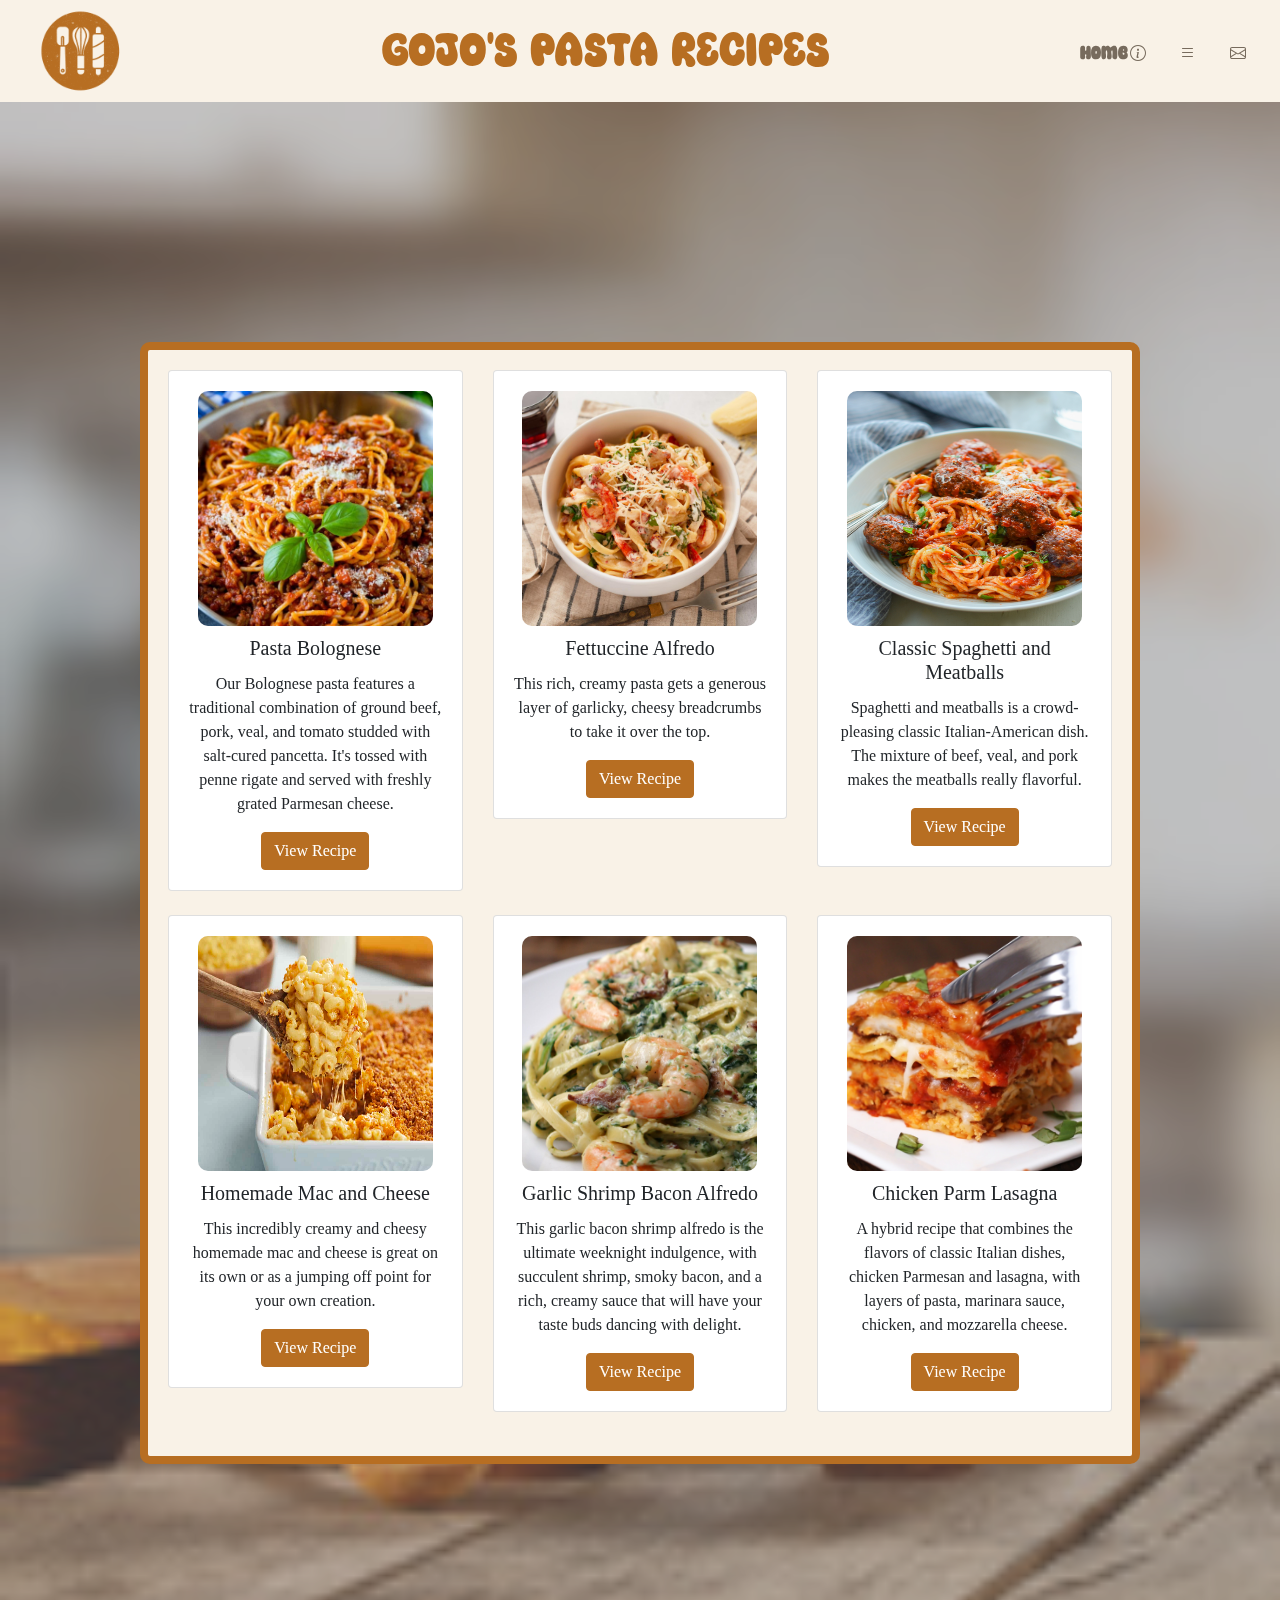
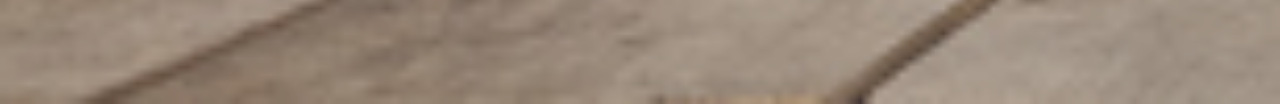
<file: pasta.html>
<!DOCTYPE html>
<html lang="en">
<head>
    <meta charset="UTF-8">
    <meta name="viewport" content="width=device-width, initial-scale=1.0">
    <title>Gojo's Pasta Recipes</title>
    <link rel="stylesheet" href="https://stackpath.bootstrapcdn.com/bootstrap/4.5.2/css/bootstrap.min.css">
    <link href="https://cdn.jsdelivr.net/npm/bootstrap-icons@1.8.1/font/bootstrap-icons.css" rel="stylesheet">
    <link rel="stylesheet" href="Assets/CSS/style.css">
  
</head>
<body background="Assets/Images/bg_kitchen.jpg">


    <header>
        <div class="container-fluid">
            <div class="row align-items-center">
                <div class="col-auto">
                    <img src="Assets/Images/gojo_logo.png" alt="Restaurant Logo" class="col-auto">
                </div>
                <div class="col">
                    <h1>GOJO'S PASTA RECIPES</h1>
                </div>
                <div class="col-auto ml-auto">
                    <nav>
                        <ul class="nav">
                            <li class="nav-item">
                                <a class="nav-link" href="index.html">Home</a>
                            </li>
                            <li class="nav-item">
                                <a class="nav-link" href="#about"><i class="bi bi-info-circle"></i></a>
                            </li>
                            <li class="nav-item">
                                <a class="nav-link" href="#menu"><i class="bi bi-list"></i></a>
                            </li>
                            <li class="nav-item">
                                <a class="nav-link" href="#contact"><i class="bi bi-envelope"></i></a>
                            </li>
                        </ul>
                    </nav>
                </div>
            </div>
        </div>
    </header>


    <section id="menu">
        <div class="container4">
            <div class="row">
                <div class="col-md-4 mb-4">
                    <div class="card">
                        <div class="card-body">
                            <img src="Assets/Images/pasta_bolognese.jpg" alt="Pasta Bolognese" class="menu-image">
                            <h5 class="card-title">Pasta Bolognese</h5>
                            <p class="card-text">Our Bolognese pasta features a traditional combination of ground beef, pork, veal, and tomato studded with salt-cured pancetta. It's tossed with penne rigate and served with freshly grated Parmesan cheese.</p>
                            <a href="#" class="btn btn-primary recipe-link" data-recipe="pasta_bolognese">View Recipe</a>
                        </div>
                    </div>
                </div>
            


                <div class="col-md-4 mb-4">
                    <div class="card">
                        <div class="card-body">
                            <img src="Assets/Images/fettuccine_alfredo.jpeg" alt="Fettuccine Alfredo" class="menu-image">
                            <h5 class="card-title">Fettuccine Alfredo</h5>
                            <p class="card-text">This rich, creamy pasta gets a generous layer of garlicky, cheesy breadcrumbs to take it over the top.</p>
                            <a href="#" class="btn btn-primary recipe-link" data-recipe="fettuccine_alfredo">View Recipe</a>
                        </div>
                    </div>
                </div>
            
                <div class="col-md-4 mb-4">
                    <div class="card">
                        <div class="card-body">
                            <img src="Assets/Images/classic_meatspag.jpg" alt="Classic Spaghetti and Meatballs" class="menu-image">
                            <h5 class="card-title">Classic Spaghetti and Meatballs</h5>
                            <p class="card-text">Spaghetti and meatballs is a crowd-pleasing classic Italian-American dish. The mixture of beef, veal, and pork makes the meatballs really flavorful.</p>
                            <a href="#" class="btn btn-primary recipe-link" data-recipe="classic">View Recipe</a>
                        </div>
                    </div>
                </div>
            

                <div class="col-md-4 mb-4">
                    <div class="card">
                        <div class="card-body">
                            <img src="Assets/Images/mac_and_cheese.jpg" alt="Homemade Mac and Cheese" class="menu-image">
                            <h5 class="card-title">Homemade Mac and Cheese</h5>
                            <p class="card-text">This incredibly creamy and cheesy homemade mac and cheese is great on its own or as a jumping off point for your own creation.</p>
                            <a href="#" class="btn btn-primary recipe-link" data-recipe="mac_cheese">View Recipe</a>
                        </div>
                    </div>
                </div>
            
                <div class="col-md-4 mb-4">
                    <div class="card">
                        <div class="card-body">
                            <img src="Assets/Images/shrimp_eme.jpg" alt="Garlic Shrimp Bacon Alfredo" class="menu-image">
                            <h5 class="card-title">Garlic Shrimp Bacon Alfredo</h5>
                            <p class="card-text">This garlic bacon shrimp alfredo is the ultimate weeknight indulgence, with succulent shrimp, smoky bacon, and a rich, creamy sauce that will have your taste buds dancing with delight.</p>
                            <a href="#" class="btn btn-primary recipe-link" data-recipe="bacon_alfredo">View Recipe</a>
                        </div>
                    </div>
                </div>
            
                <div class="col-md-4 mb-4">
                    <div class="card">
                        <div class="card-body">
                            <img src="Assets/Images/chicken_lasagna.jpg" alt="Chicken Parm Lasagna" class="menu-image">
                            <h5 class="card-title">Chicken Parm Lasagna</h5>
                            <p class="card-text">A hybrid recipe that combines the flavors of classic Italian dishes, chicken Parmesan and lasagna, with layers of pasta, marinara sauce, chicken, and mozzarella cheese.</p>
                            <a href="#" class="btn btn-primary recipe-link" data-recipe="parm_lasagna">View Recipe</a>
                        </div>
                    </div>
                </div>
            </div>
        </div>
    </section>


    <div class="recipe-info" id="recipe-info" style="display: none;">
        <div class="container">
            <div class="row">
                <div class="col-md-12 mb-4">
                    <div class="card">
                        <div class="card-body">
                            <div id="recipe-details">
                        
                            </div>
                            <button class="btn btn-secondary back-btn">Back to Menu</button>
                        </div>
                    </div>
                </div>
            </div>
        </div>
    </div>


    <script src="https://stackpath.bootstrapcdn.com/bootstrap/4.5.2/js/bootstrap.min.js"></script>
    <script src="Assets/JS/script.js"></script>
   
</body>
</html>
</file>
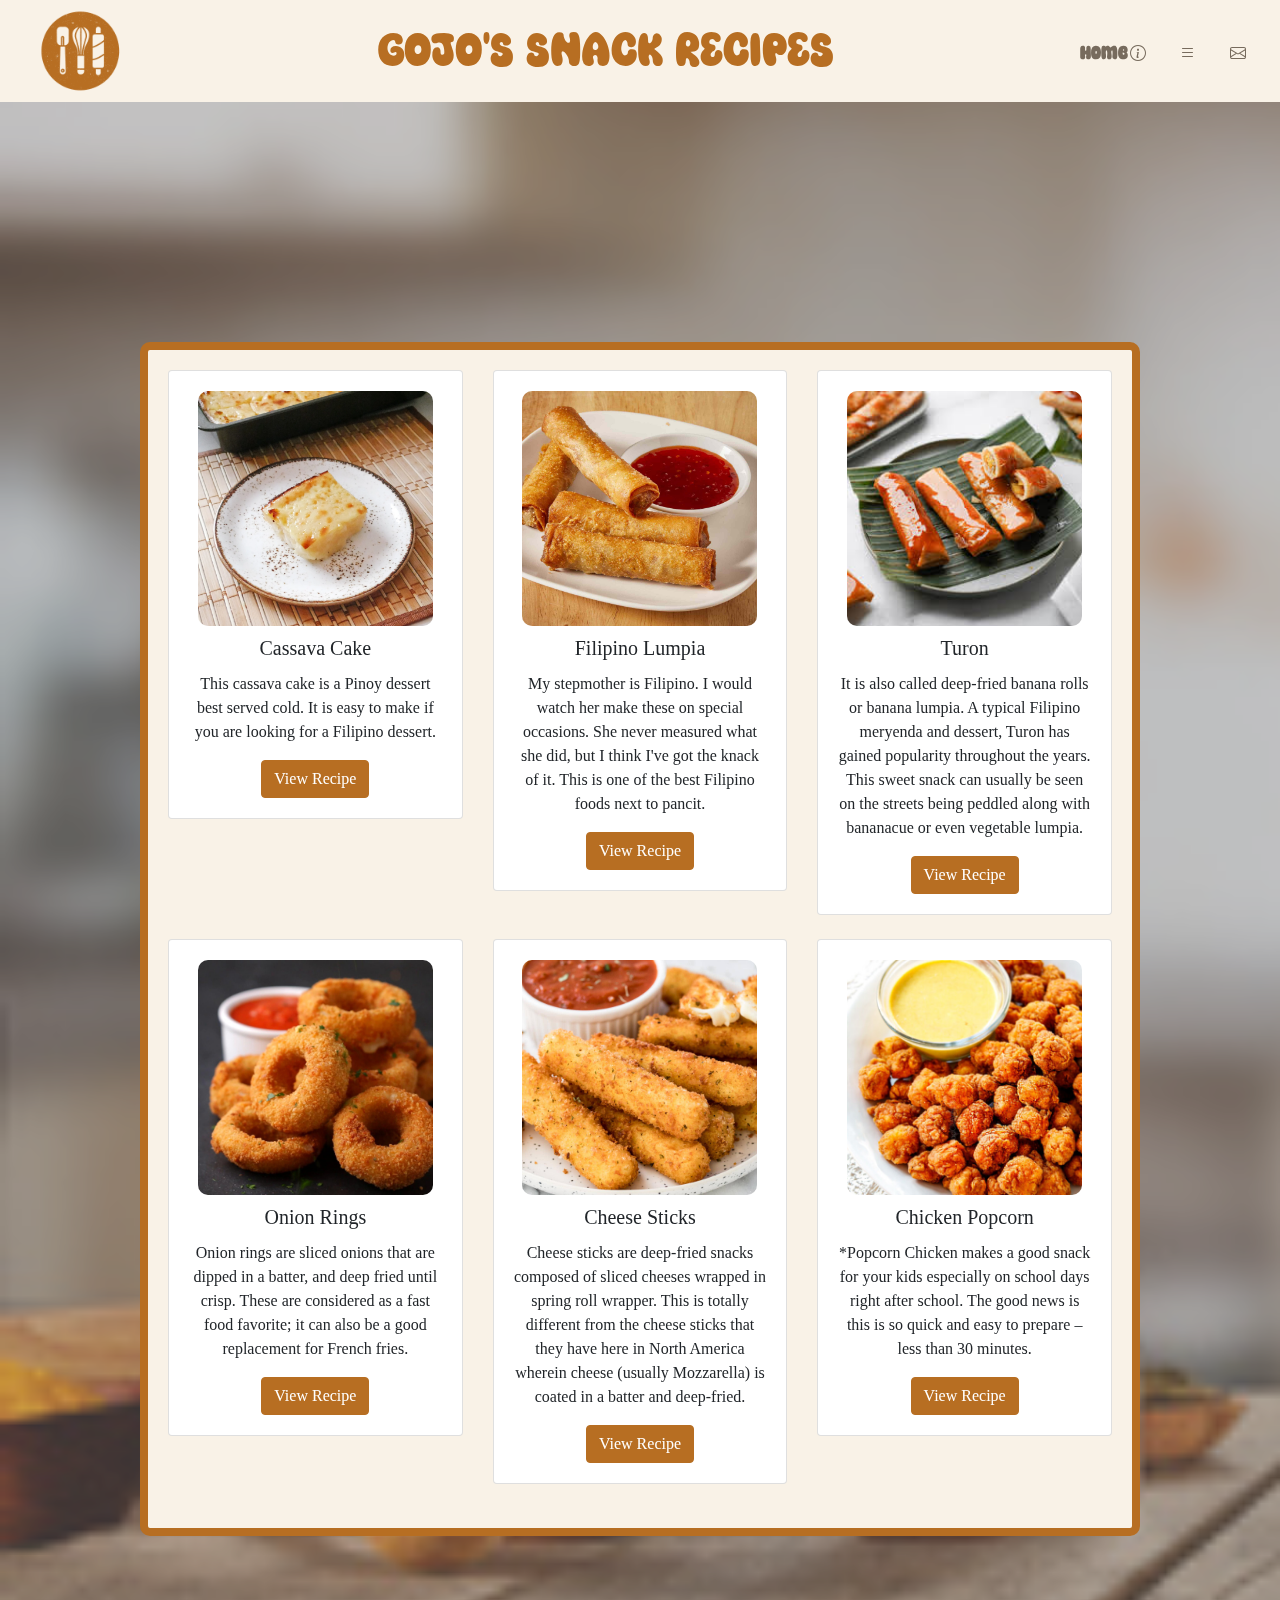
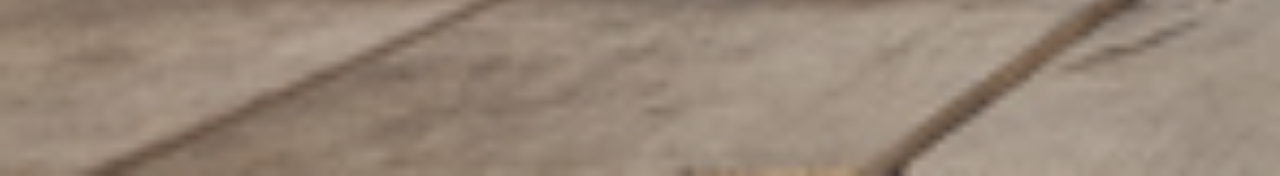
<file: snacks.html>
<!DOCTYPE html>
<html lang="en">
<head>
    <meta charset="UTF-8">
    <meta name="viewport" content="width=device-width, initial-scale=1.0">
    <title>Gojo's Snacks Recipes</title>
    <link rel="stylesheet" href="https://stackpath.bootstrapcdn.com/bootstrap/4.5.2/css/bootstrap.min.css">
    <link href="https://cdn.jsdelivr.net/npm/bootstrap-icons@1.8.1/font/bootstrap-icons.css" rel="stylesheet">
    <link rel="stylesheet" href="Assets/CSS/style.css">
  
</head>
<body background="Assets/Images/bg_kitchen.jpg">


    <header>
        <div class="container-fluid">
            <div class="row align-items-center">
                <div class="col-auto">
                    <img src="Assets/Images/gojo_logo.png" alt="Restaurant Logo" class="col-auto">
                </div>
                <div class="col">
                    <h1>GOJO'S SNACK RECIPES</h1>
                </div>
                <div class="col-auto ml-auto">
                    <nav>
                        <ul class="nav">
                            <li class="nav-item">
                                <a class="nav-link" href="index.html">Home</a>
                            </li>
                            <li class="nav-item">
                                <a class="nav-link" href="#about"><i class="bi bi-info-circle"></i></a>
                            </li>
                            <li class="nav-item">
                                <a class="nav-link" href="#menu"><i class="bi bi-list"></i></a>
                            </li>
                            <li class="nav-item">
                                <a class="nav-link" href="#contact"><i class="bi bi-envelope"></i></a>
                            </li>
                        </ul>
                    </nav>
                </div>
            </div>
        </div>
    </header>


    <section id="menu">
        <div class="container4">
            <div class="row">
                <div class="col-md-4 mb-4">
                    <div class="card">
                        <div class="card-body">
                            <img src="Assets/Images/cassava_cake.webp" alt="Cassava Cake" class="menu-image">
                            <h5 class="card-title">Cassava Cake</h5>
                            <p class="card-text">This cassava cake is a Pinoy dessert best served cold. It is easy to make if you are looking for a Filipino dessert.</p>
                            <a href="#" class="btn btn-primary recipe-link" data-recipe="cassava">View Recipe</a>
                        </div>
                    </div>
                </div>
            
                <div class="col-md-4 mb-4">
                    <div class="card">
                        <div class="card-body">
                            <img src="Assets/Images/lumpia.jpg" alt="Filipino Lumpia" class="menu-image">
                            <h5 class="card-title">Filipino Lumpia</h5>
                            <p class="card-text">My stepmother is Filipino. I would watch her make these on special occasions. She never measured what she did, but I think I've got the knack of it. This is one of the best Filipino foods next to pancit.</p>
                            <a href="#" class="btn btn-primary recipe-link" data-recipe="lumpia">View Recipe</a>
                        </div>
                    </div>
                </div>
            
                <div class="col-md-4 mb-4">
                    <div class="card">
                        <div class="card-body">
                            <img src="Assets/Images/turon.jpg" alt="Turon" class="menu-image">
                            <h5 class="card-title">Turon</h5>
                            <p class="card-text">It is also called deep-fried banana rolls or banana lumpia. A typical Filipino meryenda and dessert, Turon has gained popularity throughout the years. This sweet snack can usually be seen on the streets being peddled along with bananacue or even vegetable lumpia.</p>
                            <a href="#" class="btn btn-primary recipe-link" data-recipe="turon">View Recipe</a>
                        </div>
                    </div>
                </div>
            
                <div class="col-md-4 mb-4">
                    <div class="card">
                        <div class="card-body">
                            <img src="Assets/Images/onion_rings.jpg" alt="Onion Rings" class="menu-image">
                            <h5 class="card-title">Onion Rings</h5>
                            <p class="card-text">Onion rings are sliced onions that are dipped in a batter, and deep fried until crisp. These are considered as a fast food favorite; it can also be a good replacement for French fries.</p>
                            <a href="#" class="btn btn-primary recipe-link" data-recipe="onion_rings">View Recipe</a>
                        </div>
                    </div>
                </div>
            
                <div class="col-md-4 mb-4">
                    <div class="card">
                        <div class="card-body">
                            <img src="Assets/Images/cheese_sticks.jpg" alt="Cheese Sticks" class="menu-image">
                            <h5 class="card-title">Cheese Sticks</h5>
                            <p class="card-text">Cheese sticks are deep-fried snacks composed of sliced cheeses wrapped in spring roll wrapper. This is totally different from the cheese sticks that they have here in North America wherein cheese (usually Mozzarella) is coated in a batter and deep-fried.</p>
                            <a href="#" class="btn btn-primary recipe-link" data-recipe="cheese_sticks">View Recipe</a>
                        </div>
                    </div>
                </div>
            
                <div class="col-md-4 mb-4">
                    <div class="card">
                        <div class="card-body">
                            <img src="Assets/Images/chicken_popcorn.jpg" alt="Chicken Popcorn" class="menu-image">
                            <h5 class="card-title">Chicken Popcorn</h5>
                            <p class="card-text">*Popcorn Chicken makes a good snack for your kids especially on school days right after school. The good news is this is so quick and easy to prepare – less than 30 minutes.</p>
                            <a href="#" class="btn btn-primary recipe-link" data-recipe="popcorn">View Recipe</a>
                        </div>
                    </div>
                </div>
            </div>
        </div>
    </section>


    <div class="recipe-info" id="recipe-info" style="display: none;">
        <div class="container">
            <div class="row">
                <div class="col-md-12 mb-4">
                    <div class="card">
                        <div class="card-body">
                            <div id="recipe-details">
                                
                            </div>
                            <button class="btn btn-secondary back-btn">Back to Menu</button>
                        </div>
                    </div>
                </div>
            </div>
        </div>
    </div>


    <script src="https://stackpath.bootstrapcdn.com/bootstrap/4.5.2/js/bootstrap.min.js"></script>
    <script src="Assets/JS/script.js"></script>
   
</body>
</html>
</file>
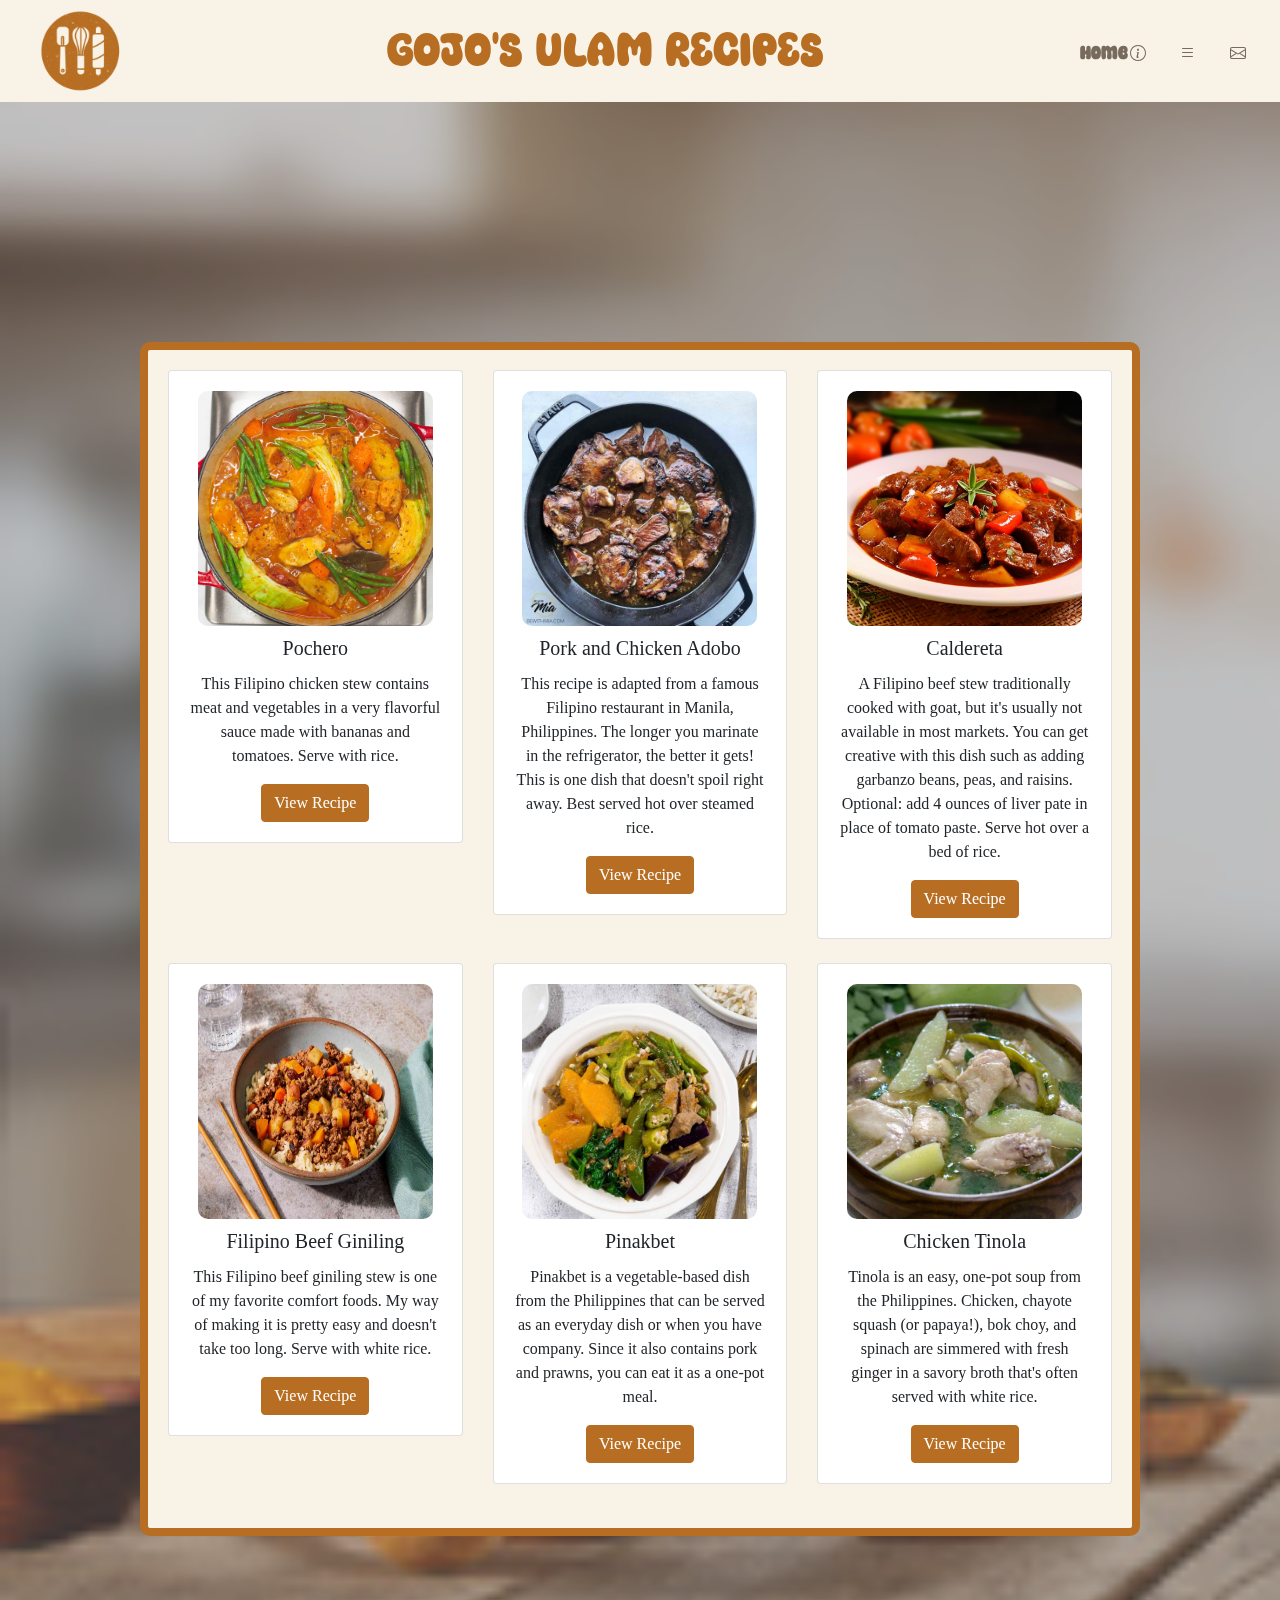
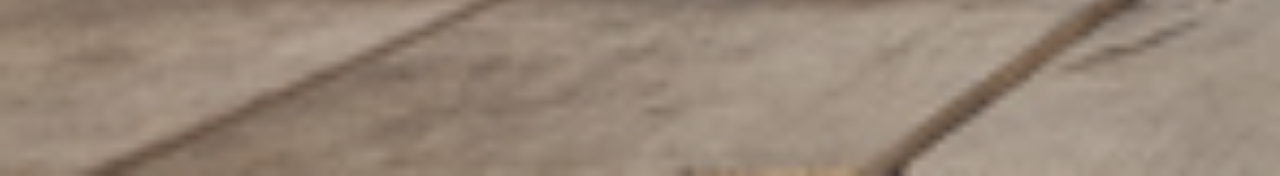
<file: ulam.html>
<!DOCTYPE html>
<html lang="en">
<head>
    <meta charset="UTF-8">
    <meta name="viewport" content="width=device-width, initial-scale=1.0">
    <title>Gojo's Ulam Recipes</title>
    <link rel="stylesheet" href="https://stackpath.bootstrapcdn.com/bootstrap/4.5.2/css/bootstrap.min.css">
    <link href="https://cdn.jsdelivr.net/npm/bootstrap-icons@1.8.1/font/bootstrap-icons.css" rel="stylesheet">
    <link rel="stylesheet" href="Assets/CSS/style.css">
  
</head>
<body background="Assets/Images/bg_kitchen.jpg">


    <header>
        <div class="container-fluid">
            <div class="row align-items-center">
                <div class="col-auto">
                    <img src="Assets/Images/gojo_logo.png" alt="Restaurant Logo" class="col-auto">
                </div>
                <div class="col">
                    <h1>GOJO'S ULAM RECIPES</h1>
                </div>
                <div class="col-auto ml-auto">
                    <nav>
                        <ul class="nav">
                            <li class="nav-item">
                                <a class="nav-link" href="index.html">Home</a>
                            </li>
                            <li class="nav-item">
                                <a class="nav-link" href="#about"><i class="bi bi-info-circle"></i></a>
                            </li>
                            <li class="nav-item">
                                <a class="nav-link" href="#menu"><i class="bi bi-list"></i></a>
                            </li>
                            <li class="nav-item">
                                <a class="nav-link" href="#contact"><i class="bi bi-envelope"></i></a>
                            </li>
                        </ul>
                    </nav>
                </div>
            </div>
        </div>
    </header>


    <section id="menu">
        <div class="container4">
            <div class="row">
                <div class="col-md-4 mb-4">
                    <div class="card">
                        <div class="card-body">
                            <img src="Assets/Images/pochero.jpg" alt="Pochero" class="menu-image">
                            <h5 class="card-title">Pochero</h5>
                            <p class="card-text">This Filipino chicken stew contains meat and vegetables in a very flavorful sauce made with bananas and tomatoes. Serve with rice.</p>
                            <a href="#" class="btn btn-primary recipe-link" data-recipe="pochero">View Recipe</a>
                        </div>
                    </div>
                </div>
            
                <div class="col-md-4 mb-4">
                    <div class="card">
                        <div class="card-body">
                            <img src="Assets/Images/adobo.jpg" alt="Pork and Chicken Adobo" class="menu-image">
                            <h5 class="card-title">Pork and Chicken Adobo</h5>
                            <p class="card-text">This recipe is adapted from a famous Filipino restaurant in Manila, Philippines. The longer you marinate in the refrigerator, the better it gets! This is one dish that doesn't spoil right away. Best served hot over steamed rice.</p>
                            <a href="#" class="btn btn-primary recipe-link" data-recipe="adobo">View Recipe</a>
                        </div>
                    </div>
                </div>
            
                <div class="col-md-4 mb-4">
                    <div class="card">
                        <div class="card-body">
                            <img src="Assets/Images/caldereta.jpeg" alt="Caldereta" class="menu-image">
                            <h5 class="card-title">Caldereta</h5>
                            <p class="card-text">A Filipino beef stew traditionally cooked with goat, but it's usually not available in most markets. You can get creative with this dish such as adding garbanzo beans, peas, and raisins. Optional: add 4 ounces of liver pate in place of tomato paste. Serve hot over a bed of rice.</p>
                            <a href="#" class="btn btn-primary recipe-link" data-recipe="caldereta">View Recipe</a>
                        </div>
                    </div>
                </div>
            
                <div class="col-md-4 mb-4">
                    <div class="card">
                        <div class="card-body">
                            <img src="Assets/Images/giniling.jpg" alt="Filipino Beef Giniling" class="menu-image">
                            <h5 class="card-title">Filipino Beef Giniling</h5>
                            <p class="card-text">This Filipino beef giniling stew is one of my favorite comfort foods. My way of making it is pretty easy and doesn't take too long. Serve with white rice.</p>
                            <a href="#" class="btn btn-primary recipe-link" data-recipe="giniling">View Recipe</a>
                        </div>
                    </div>
                </div>
            
                <div class="col-md-4 mb-4">
                    <div class="card">
                        <div class="card-body">
                            <img src="Assets/Images/pinakbet.jpg" alt="Pinakbet" class="menu-image">
                            <h5 class="card-title">Pinakbet</h5>
                            <p class="card-text">Pinakbet is a vegetable-based dish from the Philippines that can be served as an everyday dish or when you have company. Since it also contains pork and prawns, you can eat it as a one-pot meal.</p>
                            <a href="#" class="btn btn-primary recipe-link" data-recipe="pinakbet">View Recipe</a>
                        </div>
                    </div>
                </div>
            
                <div class="col-md-4 mb-4">
                    <div class="card">
                        <div class="card-body">
                            <img src="Assets/Images/tinola.jpg" alt="Chicken Tinola" class="menu-image">
                            <h5 class="card-title">Chicken Tinola</h5>
                            <p class="card-text">Tinola is an easy, one-pot soup from the Philippines. Chicken, chayote squash (or papaya!), bok choy, and spinach are simmered with fresh ginger in a savory broth that's often served with white rice.</p>
                            <a href="#" class="btn btn-primary recipe-link" data-recipe="tinola">View Recipe</a>
                        </div>
                    </div>
                </div>
            </div>
        </div>
    </section>


    <div class="recipe-info" id="recipe-info" style="display: none;">
        <div class="container">
            <div class="row">
                <div class="col-md-12 mb-4">
                    <div class="card">
                        <div class="card-body">
                            <div id="recipe-details">
                                
                            </div>
                            <button class="btn btn-secondary back-btn">Back to Menu</button>
                        </div>
                    </div>
                </div>
            </div>
        </div>
    </div>


    <script src="https://stackpath.bootstrapcdn.com/bootstrap/4.5.2/js/bootstrap.min.js"></script>
    <script src="Assets/JS/script.js"></script>
   
</body>
</html>
</file>
<file: Assets/CSS/style.css>
body {
    font-family: Arial, sans-serif;
    margin: 0;
    padding: 0;
    background-color: #EBE3D5;
    backdrop-filter: blur(5px);
    backdrop-filter: contrast(0.6);
    background-repeat: no-repeat;
    background-size: cover;
}

header {
    background-color: #F9F2E7; 
    color: #B76E22; 
    padding: 1px;
    text-align: center;
    font-family: 'gojofont';
    font-weight: bold;
    margin-bottom: 200px;
}

@font-face {
    font-family: 'gojofont';
    src: url('./Fonts/Super Happy Personal Use.ttf') format('truetype'); 
}

nav ul {
    list-style-type: none;
    padding: 0;
}

nav ul li {
    display: inline;
    margin-right: 20px;
}

nav ul li a {
    color: #776B5D;
    text-decoration: none;
}

.container {
    max-width: 1000px;
    margin: 0 auto;
    padding: 20px;
    background-color: #F9F2E7;
    border-radius: 10px;
    border: 8px solid #B76E22;
    margin-bottom: 200px;
}

.container2 {
    max-width: 1000px;
    margin: 0 auto;
    padding: 20px;
    background-color: #F9F2E7;
    border-radius: 10px;
    border: 8px solid #B76E22;
    margin-top: 100px;
}

section {
    padding: 40px 0;
    text-align: center;
    font-family: Georgia, 'Times New Roman', Times, serif;
}

footer {
    background-color: #776B5D;
    color: #fff;
    text-align: center;
    padding: 20px;
    margin-top: 50px;
}

.menu-item img {
    width: 235px;
    height: auto;
    border: 10px solid #B76E22;
    border-radius: 200px;
    margin-top: 20px;
    margin-bottom: 20px;
}

.col-auto img {
    width: 130px;
    height: auto;
}

.nav-item {
    width: 30px;
    height: auto;
}

h3 {
    text-align: justify;
    font-family: sans-serif;
    font-size: 17px;
    
}

h4 {
    padding-top: 20px;
    font-family: Georgia, 'Times New Roman', Times, serif;
    font-weight: 300;

}

.menu-item img {
    width: 235px;
    height: auto;
    transition: transform 0.2s ease-in-out;
}

.menu-item img:hover {
    transform: scale(1.10);
}

.info-box {
    display: none;
    position: absolute;
    top: 0;
    left: 50%;
    transform: translateX(-50%);
    background-color: rgba(255, 243, 205, 0.9);
    padding: 10px;
    border-radius: 20px;
    box-shadow: 0 2px 5px rgba(0, 0, 0, 0.2);
    font-family: sans-serif;
}

.info-box.show-info {
    display: block;
}

.h5 {
    font-family: sans-serif;
    font-weight: bolder;
}

#contact-form {
    display: flex;
    flex-direction: column;
    align-items: center;
}

#contact-form input,
#contact-form textarea {
    margin-bottom: 10px;
    width: 80%;
    background-color: #F9F2E7;
    color: #685a4a;
    border: 3px solid #B76E22;
    cursor: pointer;
    border-radius: 10px;
    margin: 0 auto;
    margin-bottom: 10px;
}

#contact-form button {
    width: 25%;
    padding: 10px;
    background-color: #F9F2E7;
    color: #685a4a;
    border: 5px solid #B76E22;
    cursor: pointer;
    border-radius: 50px;
}

.hidden {
    display: none;
}

#message-sent {
    font-weight: bold;
    color: #685a4a;
    margin-top: 10px;
}

#message-input {
    width: 80%;
    height: 80px
}

.container1 {
    max-width: 600px;
    margin: 0 auto;
    padding: 20px;
    background-color: #F9F2E7;
    border-radius: 10px;
    border: 8px solid #B76E22;
    margin-bottom: 100px;
}

.recipe-info {
    display: none;
    padding: 20px;
    border-radius: 5px;
    z-index: 9999;
}

.footer {
    margin-top: 150px;
    width: 100%;
    padding: 15px 15%;
    background: #F9F2E7;
    color: black;
    display: grid;
    grid-template-columns: repeat(4, 1fr); 
    justify-items: center; 
    align-items: center;
    font-family: 'Trebuchet MS', 'Lucida Sans Unicode', 'Lucida Grande', 'Lucida Sans', Arial, sans-serif;
}

.footer div {
    text-align: center;
}

.footer div h3 {
    font-weight: 300;
    margin-bottom: 30px;
    letter-spacing: 1px;
}

.footer a {
    text-decoration: none;
    color: black;
}

.footer a:hover {
    text-decoration: underline;
}

.col-1,
.col-2,
.col-3,
.col-4 {
    text-align: center; 
    width: 300px;
    max-width: 600px;
    margin: 0 auto;
    padding: 20px;
    align-items: center;
}

.col-1 {
    margin-right: 10px;
}

.col-2 {
    margin-right: 10px; 
}

.col-3 {
    margin-right: 10px;
}

.h6 {
    text-align: center;
    font-family: fantasy;
    font-weight: bold;
    font-size: 17px;
}

.landing-page {
    max-width: 600px;
    margin: 0 auto;
    padding: 20px;
    background-color: #F9F2E7;
    border-radius: 10px;
    border: 8px solid #B76E22;
    margin-bottom: 30px;
    margin-top: 30px;
}

.card img {
    width: 235px;
    height: 235px;
    border-radius: 10px;
    margin-bottom: 10px;
}

.landing-page button {
    width: 100%;
    padding: 10px;
    background-color: #F9F2E7;
    color: #685a4a;
    border: 5px solid #B76E22;
    cursor: pointer;
    border-radius: 50px;
}

.btn-primary {
    background-color: #B76E22; 
    border-color: #B76E22; 
}

.btn-primary:hover {
    background-color: #804f1c; 
    border-color: #c9a177; 
}

.btn-primary:active,
.btn-primary:focus {
    background-color: #804f1c; 
    border-color: #c9a177; 
}

.container4 {
    max-width: 1000px;
    margin: 0 auto;
    padding: 20px;
    background-color: #F9F2E7;
    border-radius: 10px;
    border: 8px solid #B76E22;
    margin-bottom: 200px;
}

.back-btn {
    color: #F9F2E7;
    background-color: #B76E22;
}
</file>
